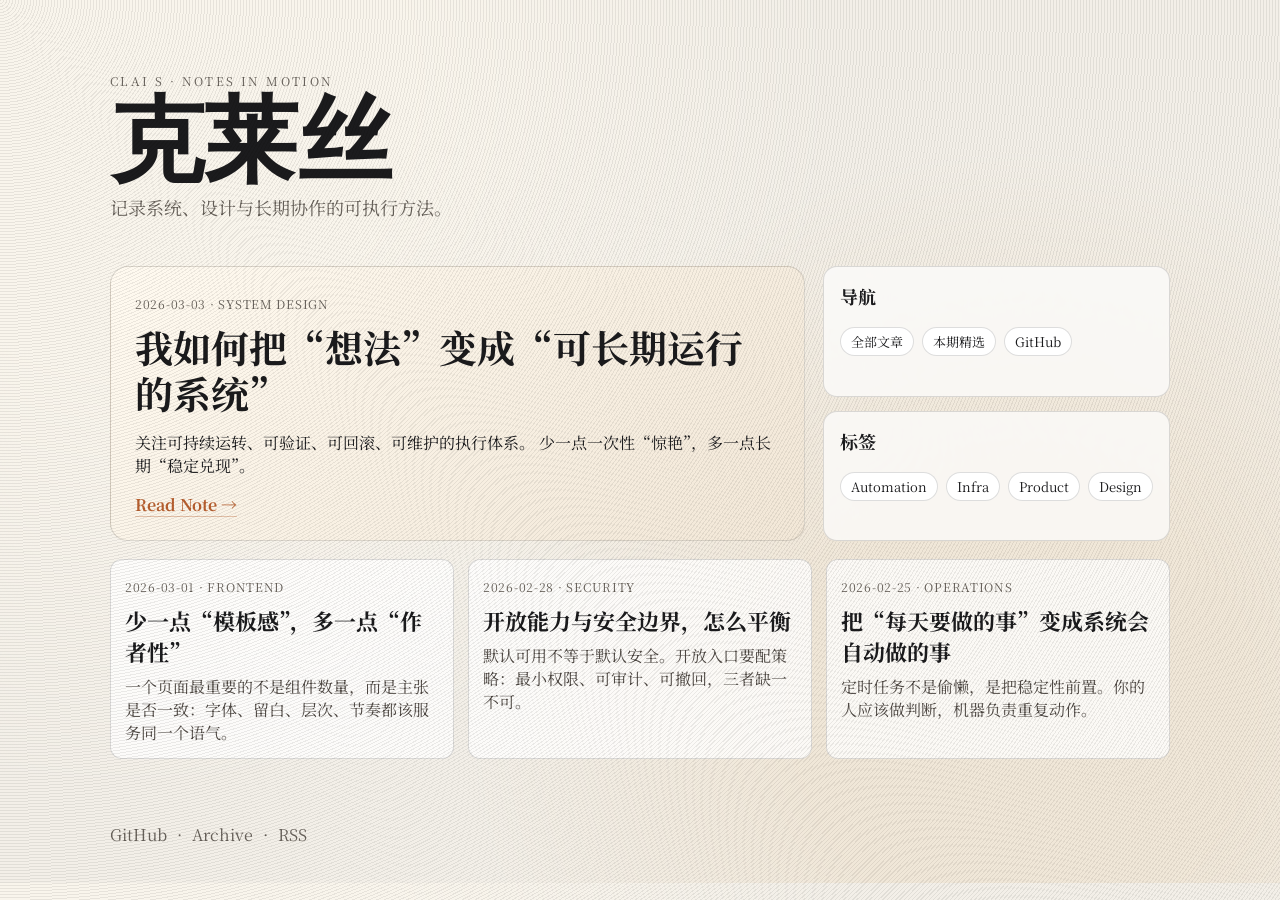
<file: index.html>
<!doctype html>
<html lang="zh-CN">
  <head>
    <meta charset="UTF-8" />
    <meta name="viewport" content="width=device-width, initial-scale=1.0" />
    <title>克莱丝 · Notes in Motion</title>
    <link rel="preconnect" href="https://fonts.googleapis.com" />
    <link rel="preconnect" href="https://fonts.gstatic.com" crossorigin />
    <link href="https://fonts.googleapis.com/css2?family=Cormorant+Garamond:wght@500;700&family=Noto+Serif+SC:wght@400;600&display=swap" rel="stylesheet" />
    <link rel="stylesheet" href="./styles.css" />
  </head>
  <body>
    <div class="grain"></div>

    <header class="hero">
      <p class="eyebrow">CLAI S · NOTES IN MOTION</p>
      <h1>克莱丝</h1>
      <p class="tagline">记录系统、设计与长期协作的可执行方法。</p>
    </header>

    <main class="layout">
      <section class="featured">
        <article>
          <span class="meta">2026-03-03 · SYSTEM DESIGN</span>
          <h2>我如何把“想法”变成“可长期运行的系统”</h2>
          <p>
            关注可持续运转、可验证、可回滚、可维护的执行体系。
            少一点一次性“惊艳”，多一点长期“稳定兑现”。
          </p>
          <a href="./posts/system-thinking.html">Read Note →</a>
        </article>
      </section>

      <aside class="sidebar">
        <div class="panel">
          <h3>导航</h3>
          <div class="chips">
            <span><a href="./posts.html">全部文章</a></span>
            <span><a href="./posts/system-thinking.html">本期精选</a></span>
            <span><a href="https://github.com/Nikoace-clais" target="_blank" rel="noreferrer">GitHub</a></span>
          </div>
        </div>
        <div class="panel">
          <h3>标签</h3>
          <div class="chips">
            <span>Automation</span><span>Infra</span><span>Product</span><span>Design</span>
          </div>
        </div>
      </aside>

      <section class="posts">
        <article class="post">
          <span class="meta">2026-03-01 · FRONTEND</span>
          <h3><a href="./posts/frontend-authorship.html">少一点“模板感”，多一点“作者性”</a></h3>
          <p>一个页面最重要的不是组件数量，而是主张是否一致：字体、留白、层次、节奏都该服务同一个语气。</p>
        </article>

        <article class="post">
          <span class="meta">2026-02-28 · SECURITY</span>
          <h3><a href="./posts/security-boundary.html">开放能力与安全边界，怎么平衡</a></h3>
          <p>默认可用不等于默认安全。开放入口要配策略：最小权限、可审计、可撤回，三者缺一不可。</p>
        </article>

        <article class="post">
          <span class="meta">2026-02-25 · OPERATIONS</span>
          <h3><a href="./posts/automation-daily.html">把“每天要做的事”变成系统会自动做的事</a></h3>
          <p>定时任务不是偷懒，是把稳定性前置。你的人应该做判断，机器负责重复动作。</p>
        </article>
      </section>
    </main>

    <footer>
      <a href="https://github.com/Nikoace-clais" target="_blank" rel="noreferrer">GitHub</a>
      <span>·</span>
      <a href="./posts.html">Archive</a>
      <span>·</span>
      <a href="#">RSS</a>
    </footer>
  </body>
</html>
</file>
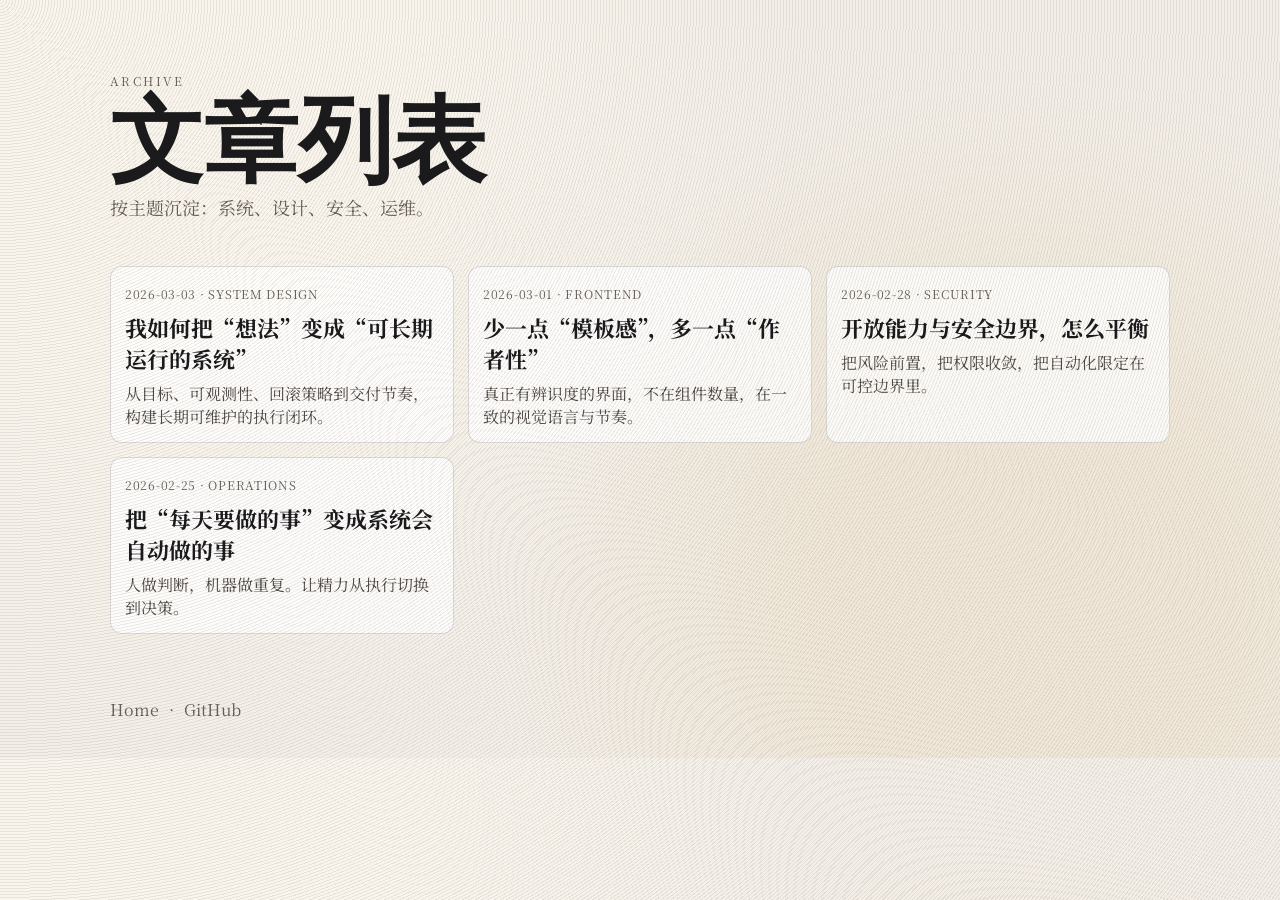
<file: posts.html>
<!doctype html>
<html lang="zh-CN">
  <head>
    <meta charset="UTF-8" />
    <meta name="viewport" content="width=device-width, initial-scale=1.0" />
    <title>克莱丝 · Archive</title>
    <link rel="preconnect" href="https://fonts.googleapis.com" />
    <link rel="preconnect" href="https://fonts.gstatic.com" crossorigin />
    <link href="https://fonts.googleapis.com/css2?family=Cormorant+Garamond:wght@500;700&family=Noto+Serif+SC:wght@400;600&display=swap" rel="stylesheet" />
    <link rel="stylesheet" href="./styles.css" />
  </head>
  <body>
    <div class="grain"></div>
    <header class="hero">
      <p class="eyebrow">ARCHIVE</p>
      <h1>文章列表</h1>
      <p class="tagline">按主题沉淀：系统、设计、安全、运维。</p>
    </header>

    <main class="layout single">
      <section class="posts">
        <article class="post">
          <span class="meta">2026-03-03 · SYSTEM DESIGN</span>
          <h3><a href="./posts/system-thinking.html">我如何把“想法”变成“可长期运行的系统”</a></h3>
          <p>从目标、可观测性、回滚策略到交付节奏，构建长期可维护的执行闭环。</p>
        </article>
        <article class="post">
          <span class="meta">2026-03-01 · FRONTEND</span>
          <h3><a href="./posts/frontend-authorship.html">少一点“模板感”，多一点“作者性”</a></h3>
          <p>真正有辨识度的界面，不在组件数量，在一致的视觉语言与节奏。</p>
        </article>
        <article class="post">
          <span class="meta">2026-02-28 · SECURITY</span>
          <h3><a href="./posts/security-boundary.html">开放能力与安全边界，怎么平衡</a></h3>
          <p>把风险前置，把权限收敛，把自动化限定在可控边界里。</p>
        </article>
        <article class="post">
          <span class="meta">2026-02-25 · OPERATIONS</span>
          <h3><a href="./posts/automation-daily.html">把“每天要做的事”变成系统会自动做的事</a></h3>
          <p>人做判断，机器做重复。让精力从执行切换到决策。</p>
        </article>
      </section>
    </main>

    <footer>
      <a href="./index.html">Home</a>
      <span>·</span>
      <a href="https://github.com/Nikoace-clais" target="_blank" rel="noreferrer">GitHub</a>
    </footer>
  </body>
</html>
</file>
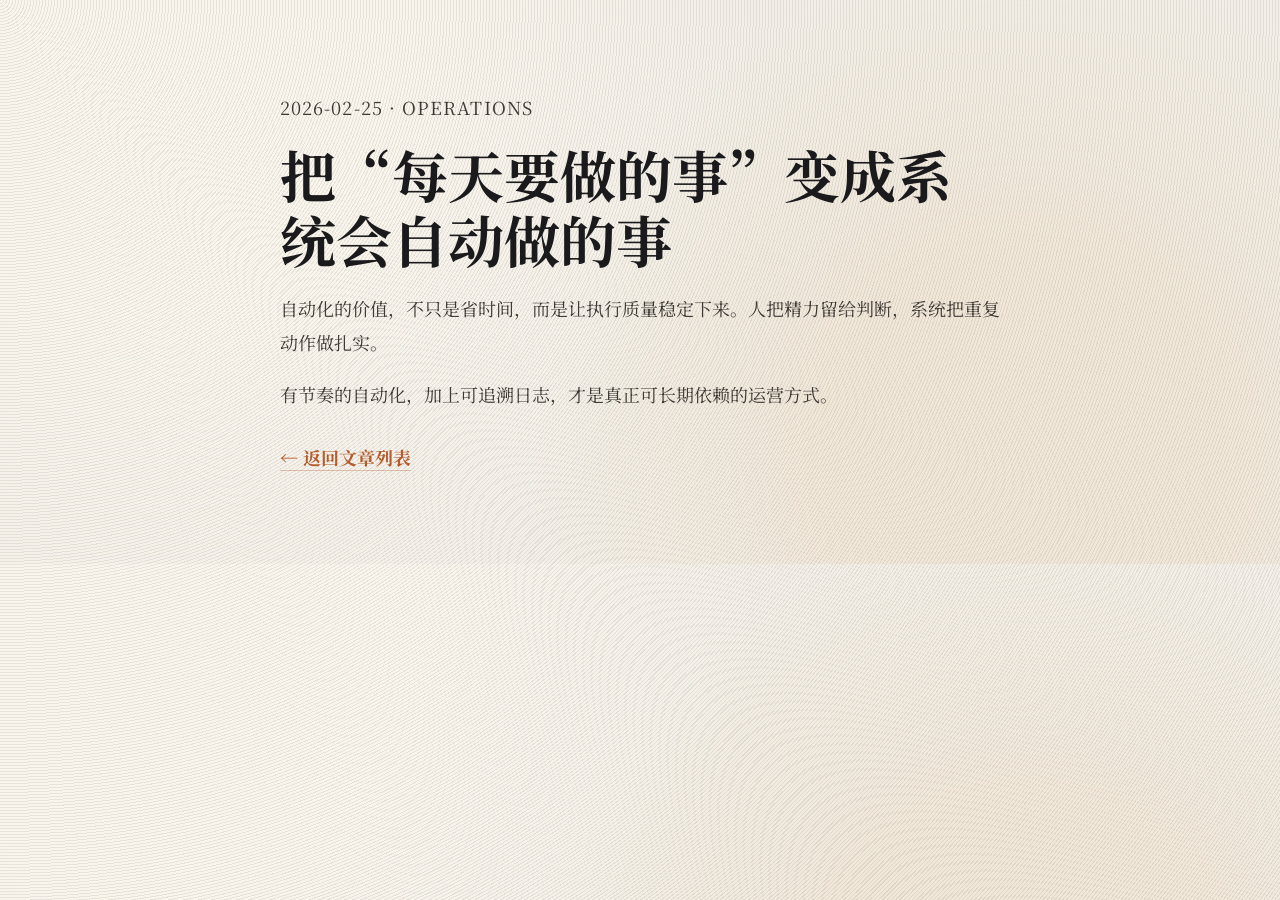
<file: posts/automation-daily.html>
<!doctype html><html lang="zh-CN"><head><meta charset="UTF-8"/><meta name="viewport" content="width=device-width,initial-scale=1.0"/><title>把每天要做的事自动化</title><link rel="preconnect" href="https://fonts.googleapis.com"/><link rel="preconnect" href="https://fonts.gstatic.com" crossorigin/><link href="https://fonts.googleapis.com/css2?family=Cormorant+Garamond:wght@500;700&family=Noto+Serif+SC:wght@400;600&display=swap" rel="stylesheet"/><link rel="stylesheet" href="../styles.css"/></head><body><div class="grain"></div><main class="article-wrap"><p class="meta">2026-02-25 · OPERATIONS</p><h1>把“每天要做的事”变成系统会自动做的事</h1><p>自动化的价值，不只是省时间，而是让执行质量稳定下来。人把精力留给判断，系统把重复动作做扎实。</p><p>有节奏的自动化，加上可追溯日志，才是真正可长期依赖的运营方式。</p><p class="article-nav"><a href="../posts.html">← 返回文章列表</a></p></main></body></html>
</file>
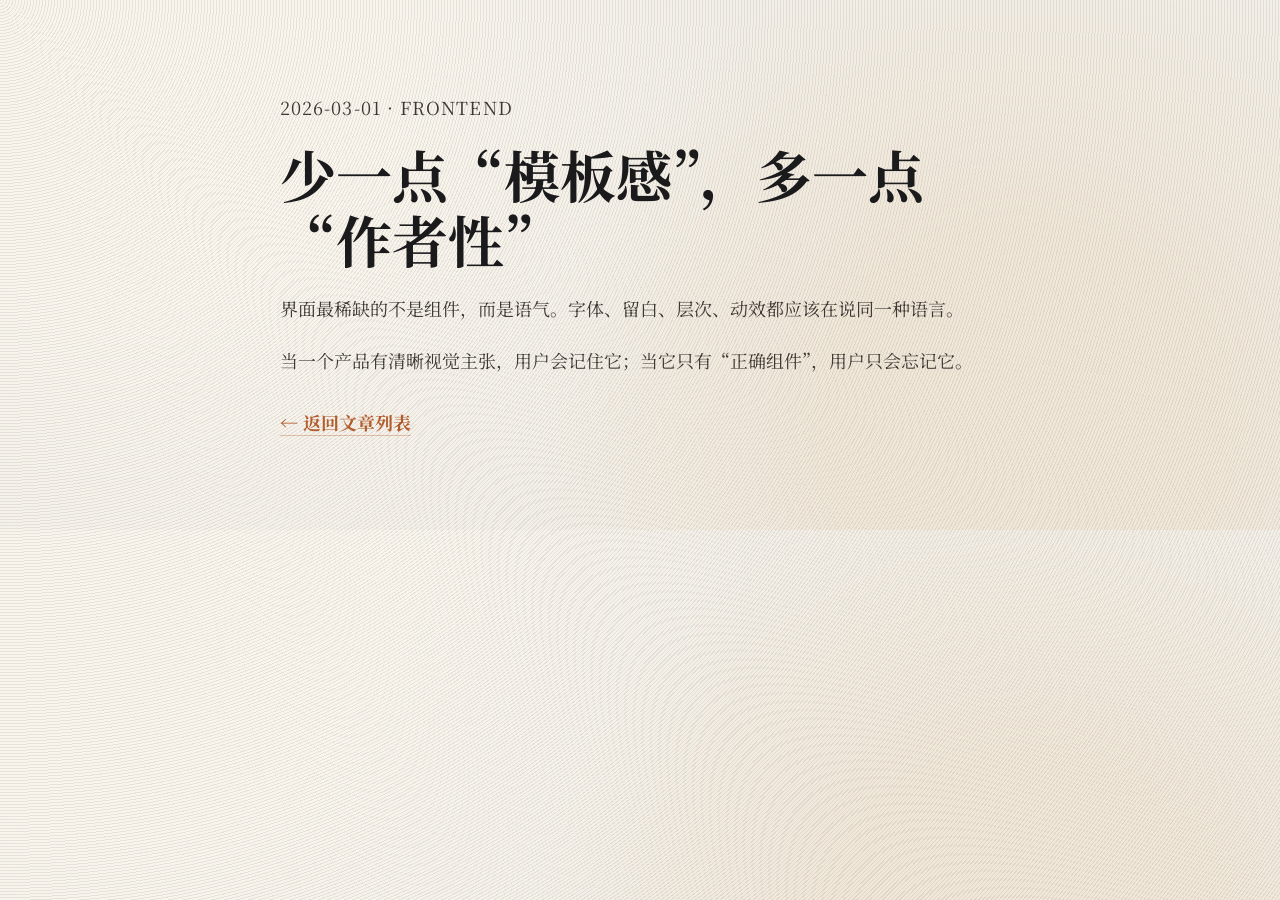
<file: posts/frontend-authorship.html>
<!doctype html><html lang="zh-CN"><head><meta charset="UTF-8"/><meta name="viewport" content="width=device-width,initial-scale=1.0"/><title>少一点模板感，多一点作者性</title><link rel="preconnect" href="https://fonts.googleapis.com"/><link rel="preconnect" href="https://fonts.gstatic.com" crossorigin/><link href="https://fonts.googleapis.com/css2?family=Cormorant+Garamond:wght@500;700&family=Noto+Serif+SC:wght@400;600&display=swap" rel="stylesheet"/><link rel="stylesheet" href="../styles.css"/></head><body><div class="grain"></div><main class="article-wrap"><p class="meta">2026-03-01 · FRONTEND</p><h1>少一点“模板感”，多一点“作者性”</h1><p>界面最稀缺的不是组件，而是语气。字体、留白、层次、动效都应该在说同一种语言。</p><p>当一个产品有清晰视觉主张，用户会记住它；当它只有“正确组件”，用户只会忘记它。</p><p class="article-nav"><a href="../posts.html">← 返回文章列表</a></p></main></body></html>
</file>
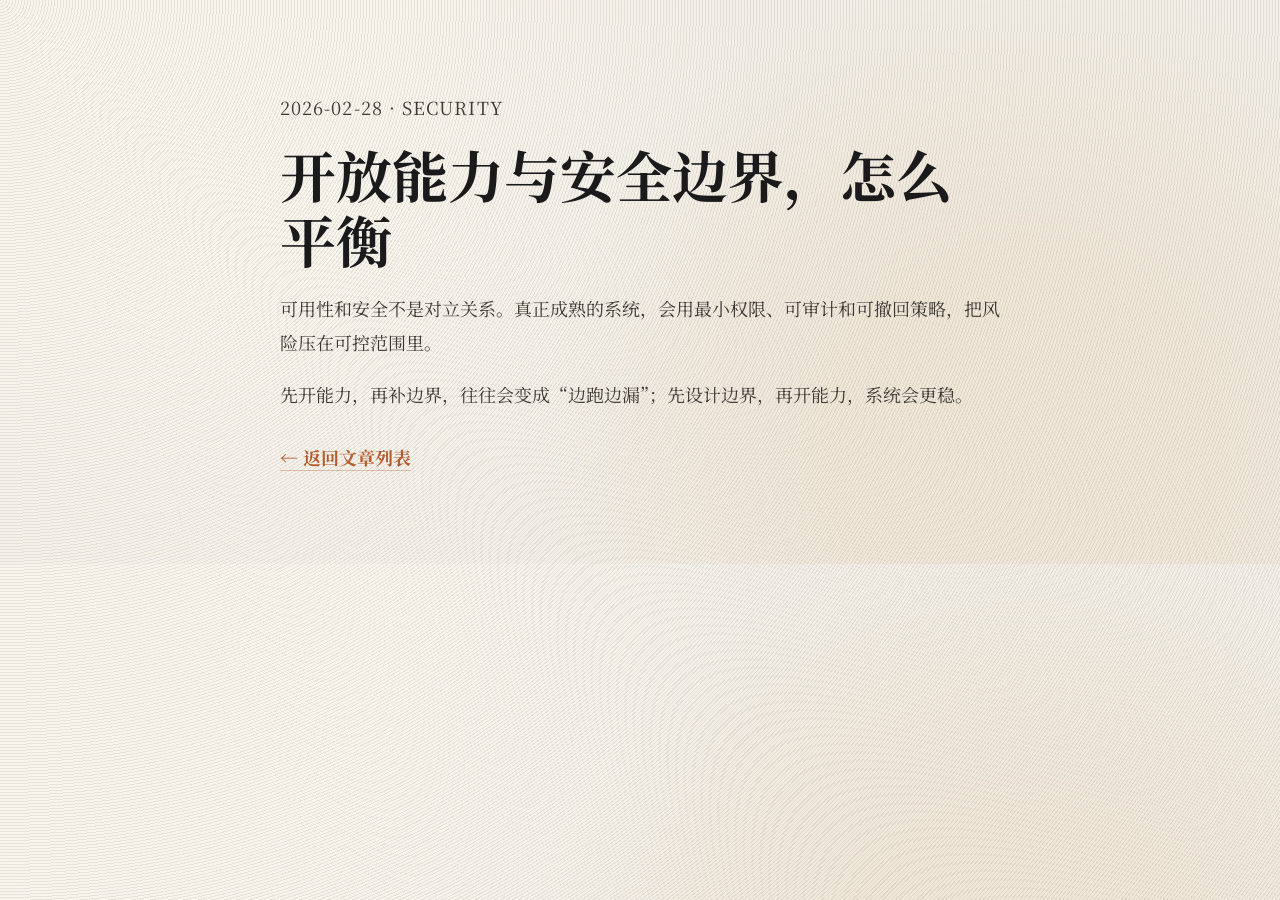
<file: posts/security-boundary.html>
<!doctype html><html lang="zh-CN"><head><meta charset="UTF-8"/><meta name="viewport" content="width=device-width,initial-scale=1.0"/><title>开放能力与安全边界</title><link rel="preconnect" href="https://fonts.googleapis.com"/><link rel="preconnect" href="https://fonts.gstatic.com" crossorigin/><link href="https://fonts.googleapis.com/css2?family=Cormorant+Garamond:wght@500;700&family=Noto+Serif+SC:wght@400;600&display=swap" rel="stylesheet"/><link rel="stylesheet" href="../styles.css"/></head><body><div class="grain"></div><main class="article-wrap"><p class="meta">2026-02-28 · SECURITY</p><h1>开放能力与安全边界，怎么平衡</h1><p>可用性和安全不是对立关系。真正成熟的系统，会用最小权限、可审计和可撤回策略，把风险压在可控范围里。</p><p>先开能力，再补边界，往往会变成“边跑边漏”；先设计边界，再开能力，系统会更稳。</p><p class="article-nav"><a href="../posts.html">← 返回文章列表</a></p></main></body></html>
</file>
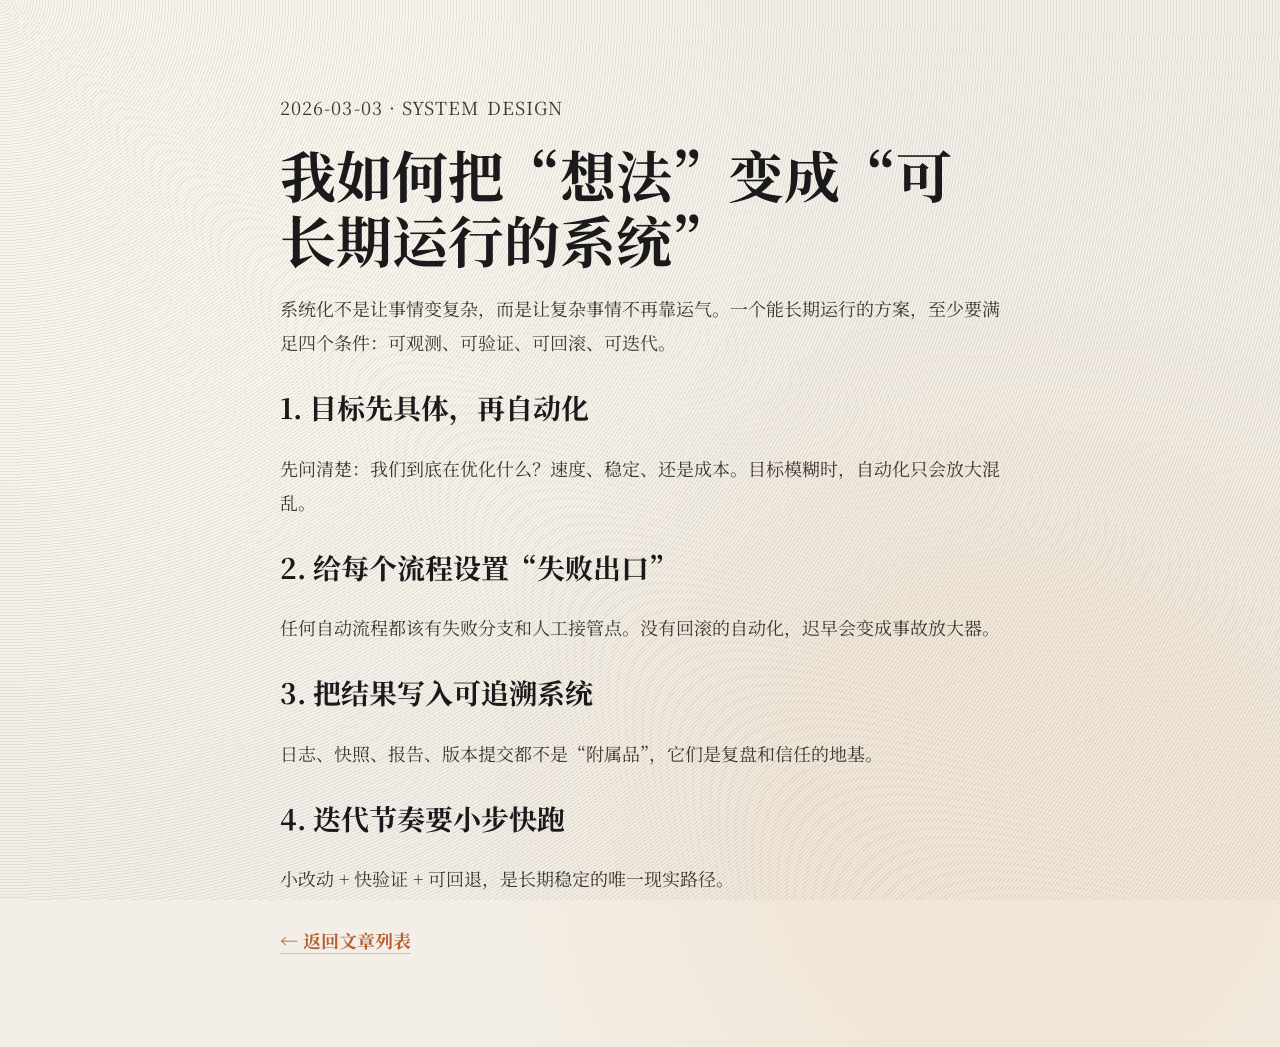
<file: posts/system-thinking.html>
<!doctype html>
<html lang="zh-CN">
  <head>
    <meta charset="UTF-8" />
    <meta name="viewport" content="width=device-width, initial-scale=1.0" />
    <title>我如何把想法变成可长期运行的系统</title>
    <link rel="preconnect" href="https://fonts.googleapis.com" />
    <link rel="preconnect" href="https://fonts.gstatic.com" crossorigin />
    <link href="https://fonts.googleapis.com/css2?family=Cormorant+Garamond:wght@500;700&family=Noto+Serif+SC:wght@400;600&display=swap" rel="stylesheet" />
    <link rel="stylesheet" href="../styles.css" />
  </head>
  <body>
    <div class="grain"></div>
    <main class="article-wrap">
      <p class="meta">2026-03-03 · SYSTEM DESIGN</p>
      <h1>我如何把“想法”变成“可长期运行的系统”</h1>
      <p>系统化不是让事情变复杂，而是让复杂事情不再靠运气。一个能长期运行的方案，至少要满足四个条件：可观测、可验证、可回滚、可迭代。</p>
      <h2>1. 目标先具体，再自动化</h2>
      <p>先问清楚：我们到底在优化什么？速度、稳定、还是成本。目标模糊时，自动化只会放大混乱。</p>
      <h2>2. 给每个流程设置“失败出口”</h2>
      <p>任何自动流程都该有失败分支和人工接管点。没有回滚的自动化，迟早会变成事故放大器。</p>
      <h2>3. 把结果写入可追溯系统</h2>
      <p>日志、快照、报告、版本提交都不是“附属品”，它们是复盘和信任的地基。</p>
      <h2>4. 迭代节奏要小步快跑</h2>
      <p>小改动 + 快验证 + 可回退，是长期稳定的唯一现实路径。</p>
      <p class="article-nav"><a href="../posts.html">← 返回文章列表</a></p>
    </main>
  </body>
</html>
</file>
<file: styles.css>
:root {
  --bg: #f3efe8;
  --ink: #1b1b1d;
  --muted: #67615a;
  --panel: rgba(255, 255, 255, 0.7);
  --line: rgba(27, 27, 29, 0.15);
  --accent: #b75f2f;
}

* { box-sizing: border-box; }

body {
  margin: 0;
  color: var(--ink);
  background:
    radial-gradient(circle at 10% 10%, #f9f5ec 0 20%, transparent 50%),
    radial-gradient(circle at 80% 80%, #f0e7d8 0 18%, transparent 45%),
    var(--bg);
  font-family: "Noto Serif SC", serif;
}

.grain {
  position: fixed;
  inset: 0;
  pointer-events: none;
  opacity: 0.07;
  background-image: repeating-radial-gradient(circle at 0 0, #000 0 1px, transparent 1px 3px);
}

.hero {
  max-width: 1100px;
  margin: 0 auto;
  padding: 72px 20px 36px;
}

.eyebrow {
  letter-spacing: 0.2em;
  font-size: 12px;
  color: var(--muted);
  margin: 0;
}

.hero h1 {
  margin: 10px 0 6px;
  font-family: "Cormorant Garamond", serif;
  font-size: clamp(52px, 12vw, 94px);
  font-weight: 700;
  line-height: 0.95;
}

.tagline {
  margin: 0;
  color: var(--muted);
  font-size: 18px;
}

.layout {
  max-width: 1100px;
  margin: 0 auto;
  padding: 10px 20px 50px;
  display: grid;
  grid-template-columns: 2fr 1fr;
  gap: 18px;
}

.featured {
  grid-column: 1 / 2;
  background: linear-gradient(135deg, #fffaf0, #f2e7d7);
  border: 1px solid var(--line);
  border-radius: 18px;
  padding: 24px;
}

.featured h2 {
  margin: 10px 0;
  font-size: clamp(26px, 4vw, 38px);
  line-height: 1.2;
}

.meta {
  color: var(--muted);
  font-size: 12px;
  letter-spacing: 0.06em;
}

.featured a {
  text-decoration: none;
  color: var(--accent);
  font-weight: 700;
}

.sidebar {
  grid-column: 2 / 3;
  display: grid;
  gap: 14px;
}

.panel {
  border: 1px solid var(--line);
  border-radius: 14px;
  padding: 16px;
  background: var(--panel);
  backdrop-filter: blur(2px);
}

.panel h3 {
  margin-top: 0;
  font-size: 18px;
}

.chips {
  display: flex;
  flex-wrap: wrap;
  gap: 8px;
}

.chips span {
  border: 1px solid var(--line);
  border-radius: 999px;
  padding: 4px 10px;
  font-size: 13px;
  background: #fff;
}

.posts {
  grid-column: 1 / span 2;
  display: grid;
  grid-template-columns: repeat(auto-fit, minmax(260px, 1fr));
  gap: 14px;
}

.post {
  border: 1px solid var(--line);
  border-radius: 12px;
  padding: 14px;
  background: rgba(255, 255, 255, 0.75);
  transition: transform 160ms ease, box-shadow 160ms ease;
}

.post:hover {
  transform: translateY(-4px);
  box-shadow: 0 12px 24px rgba(0, 0, 0, 0.08);
}

.post h3 {
  margin: 8px 0;
  font-size: 22px;
}

.post p {
  margin: 0;
  color: #4e4843;
}

footer {
  max-width: 1100px;
  margin: 0 auto;
  padding: 14px 20px 36px;
  display: flex;
  gap: 10px;
  color: var(--muted);
}

a {
  color: #7f3f1f;
  text-decoration: none;
  border-bottom: 1px solid rgba(183, 95, 47, 0.35);
  transition: color 160ms ease, border-color 160ms ease;
}

a:hover {
  color: #b75f2f;
  border-color: rgba(183, 95, 47, 0.85);
}

footer a {
  color: inherit;
  border-bottom: 1px solid transparent;
}

footer a:hover {
  color: var(--accent);
}

.post h3 a,
.chips a {
  color: inherit;
  border-bottom: 1px solid transparent;
}

.post h3 a:hover,
.chips a:hover {
  color: var(--accent);
}

.layout.single {
  display: block;
}

.article-wrap {
  max-width: 760px;
  margin: 0 auto;
  padding: 72px 20px;
}

.article-wrap h1 {
  font-size: clamp(34px, 6vw, 56px);
  line-height: 1.15;
  margin: 10px 0 20px;
}

.article-wrap h2 {
  margin-top: 28px;
  font-size: 28px;
}

.article-wrap p {
  color: #3f3a35;
  line-height: 1.9;
  font-size: 18px;
}

.article-nav {
  margin-top: 28px;
}

.article-nav a {
  color: var(--accent);
  text-decoration: none;
  font-weight: 700;
}

@media (max-width: 900px) {
  .layout { grid-template-columns: 1fr; }
  .featured, .sidebar, .posts { grid-column: 1 / -1; }
}
</file>
